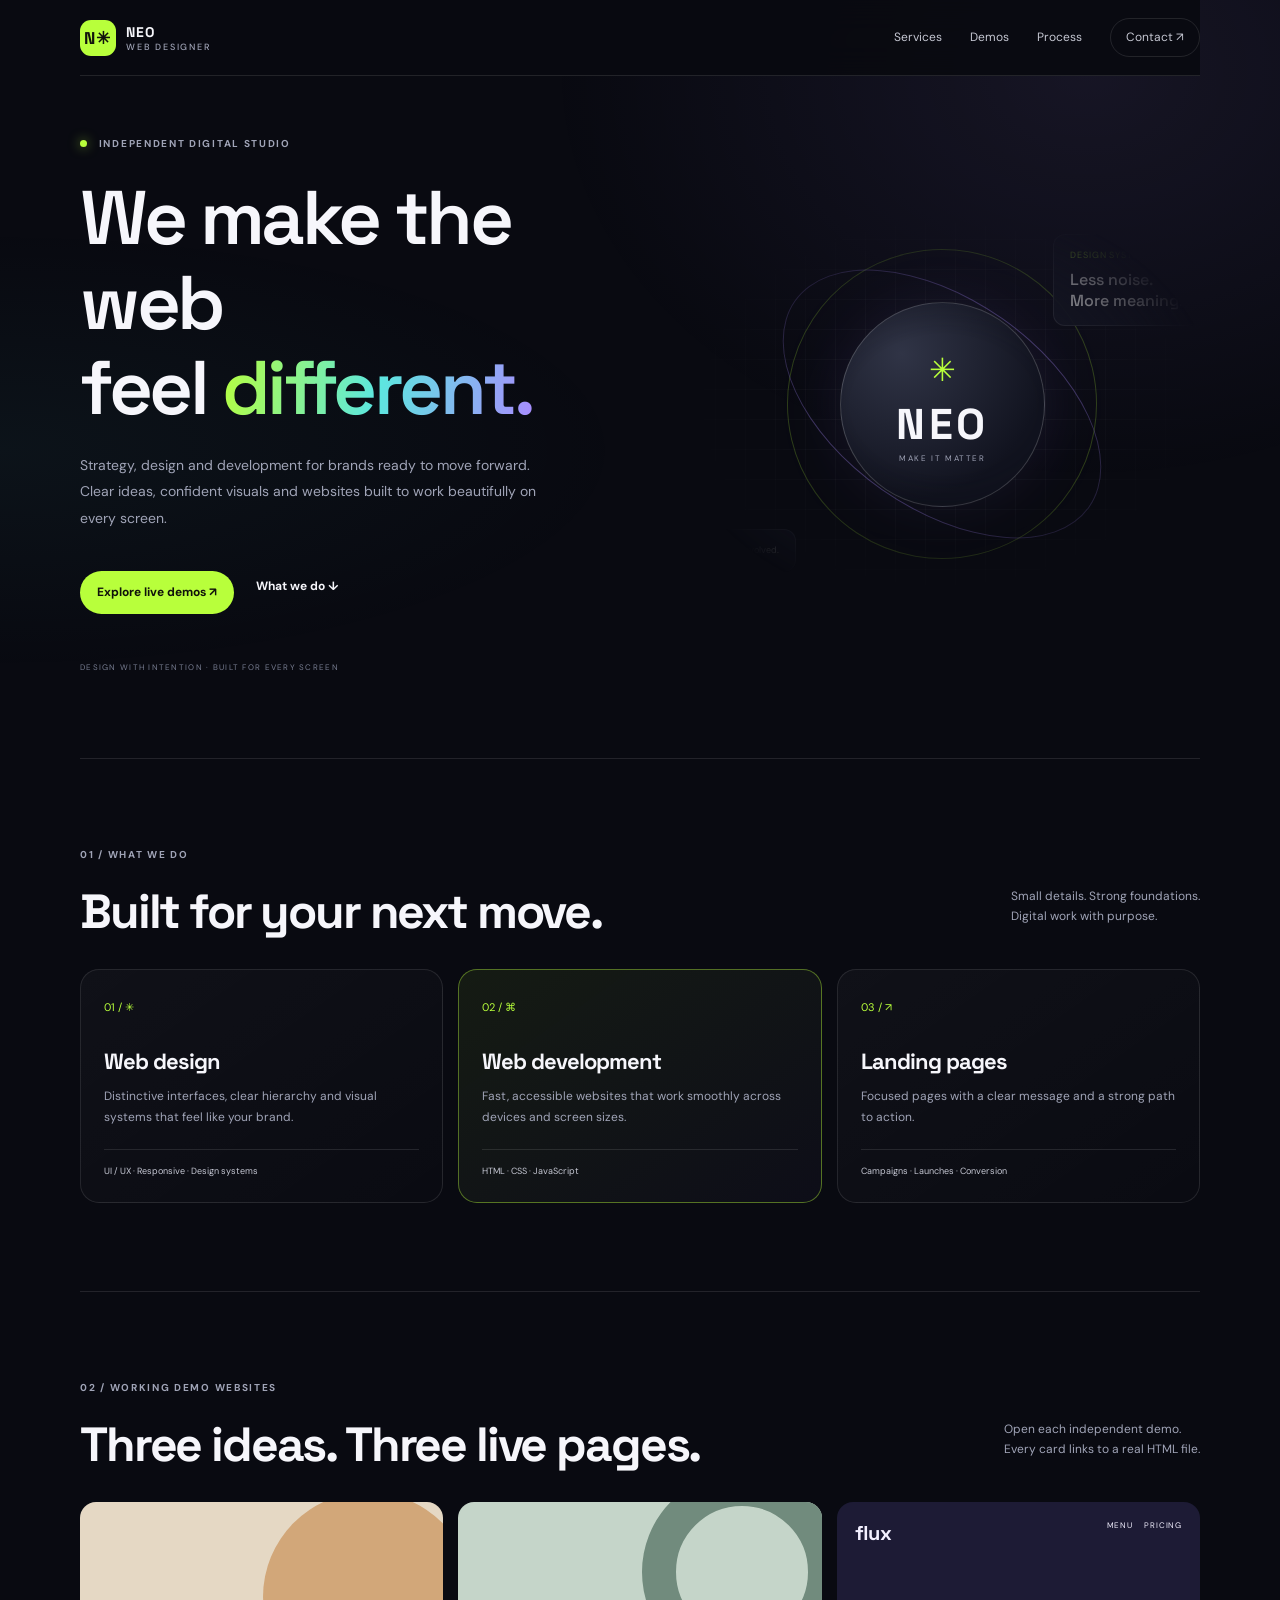
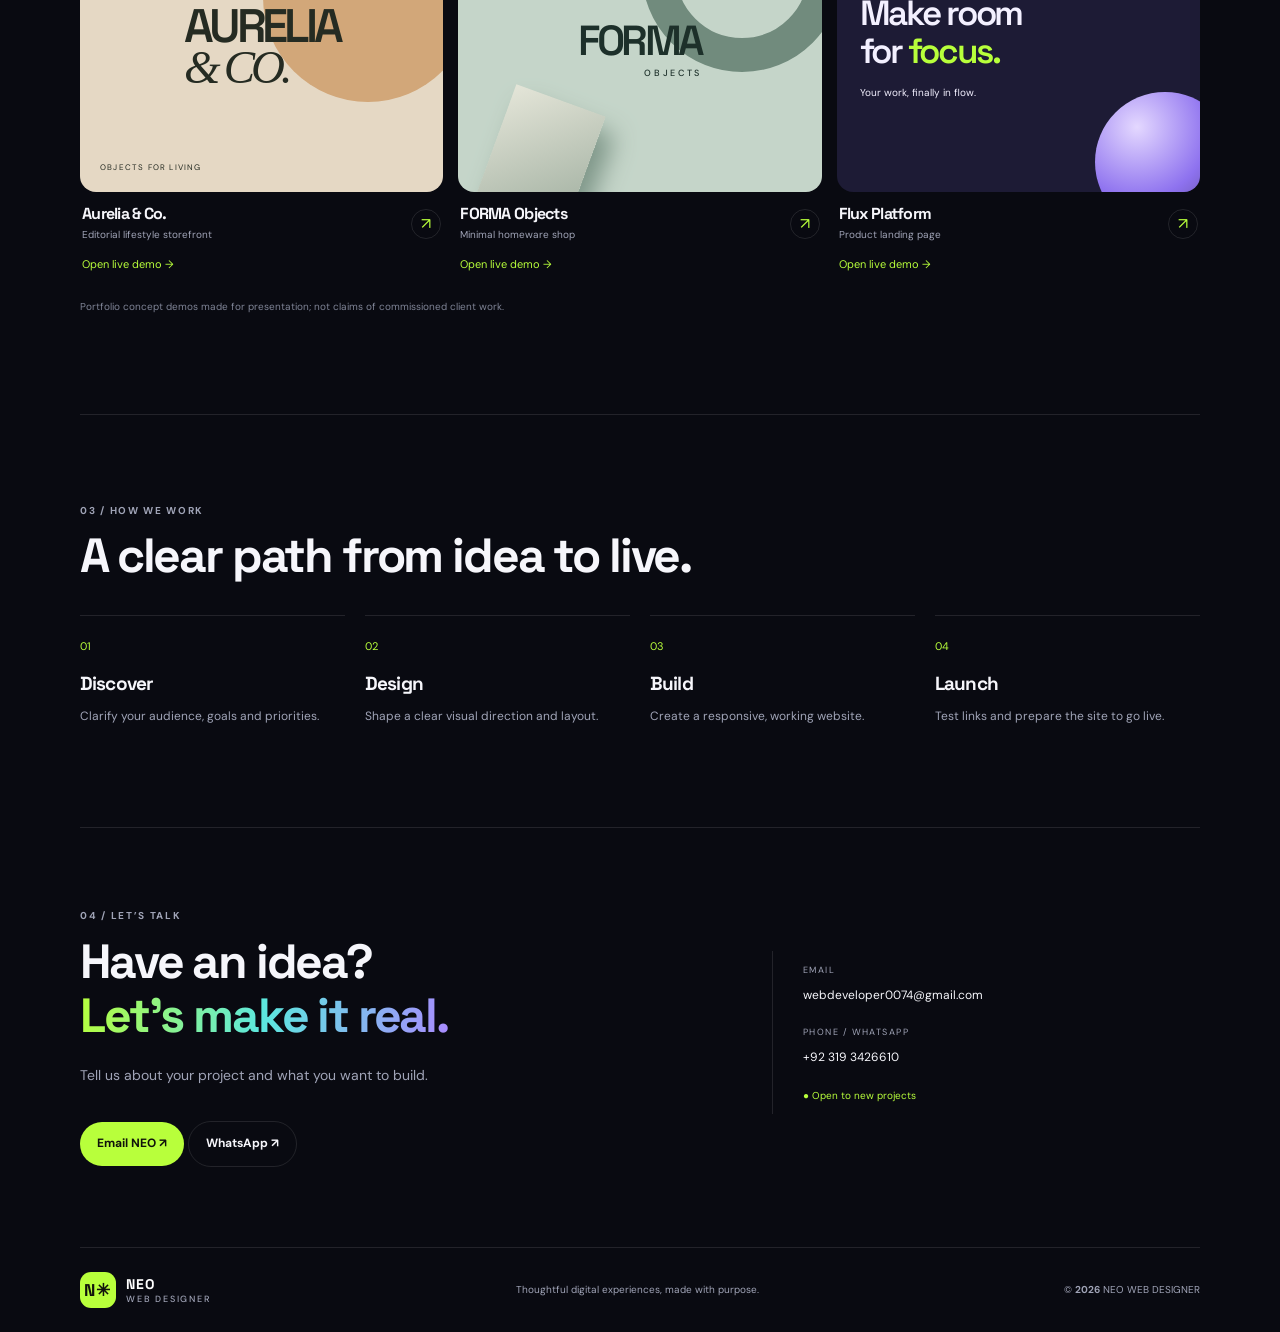
<file: index.html>
<!doctype html>
<html lang="en"><head><meta charset="utf-8"><meta name="viewport" content="width=device-width,initial-scale=1"><meta name="theme-color" content="#0a0b12"><title>NEO WEB DESIGNER — Digital Studio</title><meta name="description" content="NEO WEB DESIGNER creates modern websites, landing pages and digital experiences."><link rel="stylesheet" href="style.css"></head>
<body><header class="header"><a class="brand" href="index.html"><span class="mark">N✳</span><span>NEO <small>WEB DESIGNER</small></span></a><button class="menu" id="menu" aria-label="Open menu">☰</button><nav id="nav"><a href="#services">Services</a><a href="#work">Demos</a><a href="#process">Process</a><a class="navbtn" href="#contact">Contact ↗</a></nav></header>
<main><section class="hero wrap" id="home"><div class="hero-copy"><p class="eyebrow"><i></i> INDEPENDENT DIGITAL STUDIO</p><h1>We make the web<br>feel <span class="gradient">different.</span></h1><p class="lede">Strategy, design and development for brands ready to move forward. Clear ideas, confident visuals and websites built to work beautifully on every screen.</p><div class="actions"><a class="btn primary" href="#work">Explore live demos ↗</a><a class="textlink" href="#services">What we do ↓</a></div><p class="micro">DESIGN WITH INTENTION · BUILT FOR EVERY SCREEN</p></div><div class="hero-art"><div class="orbit o1"></div><div class="orbit o2"></div><div class="orb-core"><span>✳</span><b>NEO</b><small>MAKE IT MATTER</small></div><div class="float f1">DESIGN SYSTEM<br><b>Less noise.<br>More meaning.</b></div><div class="float f2">↗ &nbsp; Digital, evolved.</div></div></section>
<section class="wrap section" id="services"><p class="kicker">01 / WHAT WE DO</p><div class="sectionhead"><h2>Built for your next move.</h2><p>Small details. Strong foundations.<br>Digital work with purpose.</p></div><div class="cards"><article class="service"><span>01 / ✳</span><h3>Web design</h3><p>Distinctive interfaces, clear hierarchy and visual systems that feel like your brand.</p><div class="tags">UI / UX · Responsive · Design systems</div></article><article class="service featured"><span>02 / ⌘</span><h3>Web development</h3><p>Fast, accessible websites that work smoothly across devices and screen sizes.</p><div class="tags">HTML · CSS · JavaScript</div></article><article class="service"><span>03 / ↗</span><h3>Landing pages</h3><p>Focused pages with a clear message and a strong path to action.</p><div class="tags">Campaigns · Launches · Conversion</div></article></div></section>
<section class="wrap section" id="work"><p class="kicker">02 / WORKING DEMO WEBSITES</p><div class="sectionhead"><h2>Three ideas. Three live pages.</h2><p>Open each independent demo.<br>Every card links to a real HTML file.</p></div><div class="projects">
<article class="project"><a class="preview preview-a" href="demos/aurelia.html" aria-label="Open Aurelia demo"><span class="sun"></span><span class="aurelia">AURELIA<br><i>& CO.</i></span><small>OBJECTS FOR LIVING</small><b class="openhint">OPEN DEMO ↗</b></a><div class="project-meta"><div><h3>Aurelia & Co.</h3><p>Editorial lifestyle storefront</p></div><a class="round" href="demos/aurelia.html" aria-label="Open Aurelia demo">↗</a></div><a class="demo-link" href="demos/aurelia.html">Open live demo →</a></article>
<article class="project"><a class="preview preview-b" href="demos/forma.html" aria-label="Open FORMA demo"><span class="ring"></span><span class="forma">FORMA<small>OBJECTS</small></span><span class="cube"></span><b class="openhint">OPEN DEMO ↗</b></a><div class="project-meta"><div><h3>FORMA Objects</h3><p>Minimal homeware shop</p></div><a class="round" href="demos/forma.html" aria-label="Open FORMA demo">↗</a></div><a class="demo-link" href="demos/forma.html">Open live demo →</a></article>
<article class="project"><a class="preview preview-c" href="demos/flux.html" aria-label="Open Flux demo"><span class="fluxnav">flux <small>MENU　 PRICING</small></span><span class="fluxcopy">Make room<br>for <i>focus.</i><small>Your work, finally in flow.</small></span><span class="fluxshape"></span><b class="openhint">OPEN DEMO ↗</b></a><div class="project-meta"><div><h3>Flux Platform</h3><p>Product landing page</p></div><a class="round" href="demos/flux.html" aria-label="Open Flux demo">↗</a></div><a class="demo-link" href="demos/flux.html">Open live demo →</a></article></div><p class="note">Portfolio concept demos made for presentation; not claims of commissioned client work.</p></section>
<section class="wrap section" id="process"><p class="kicker">03 / HOW WE WORK</p><h2>A clear path from idea to live.</h2><div class="steps"><div><span>01</span><h3>Discover</h3><p>Clarify your audience, goals and priorities.</p></div><div><span>02</span><h3>Design</h3><p>Shape a clear visual direction and layout.</p></div><div><span>03</span><h3>Build</h3><p>Create a responsive, working website.</p></div><div><span>04</span><h3>Launch</h3><p>Test links and prepare the site to go live.</p></div></div></section>
<section class="wrap contact" id="contact"><div><p class="kicker">04 / LET’S TALK</p><h2>Have an idea?<br><span class="gradient">Let’s make it real.</span></h2><p class="lede">Tell us about your project and what you want to build.</p><a class="btn primary" href="mailto:webdeveloper0074@gmail.com?subject=Website%20Project%20Inquiry">Email NEO ↗</a> <a class="btn outline" target="_blank" rel="noopener" href="https://wa.me/923193426610?text=Hi%20NEO%20WEB%20DESIGNER%2C%20I%20want%20to%20discuss%20a%20website.">WhatsApp ↗</a></div><aside><small>EMAIL</small><a href="mailto:webdeveloper0074@gmail.com">webdeveloper0074@gmail.com</a><small>PHONE / WHATSAPP</small><a href="https://wa.me/923193426610" target="_blank" rel="noopener">+92 319 3426610</a><p class="available">● Open to new projects</p></aside></section></main>
<footer class="wrap footer"><a class="brand" href="#home"><span class="mark">N✳</span><span>NEO <small>WEB DESIGNER</small></span></a><span>Thoughtful digital experiences, made with purpose.</span><span>© <b id="year"></b> NEO WEB DESIGNER</span></footer><script src="script.js"></script></body></html>
</file>
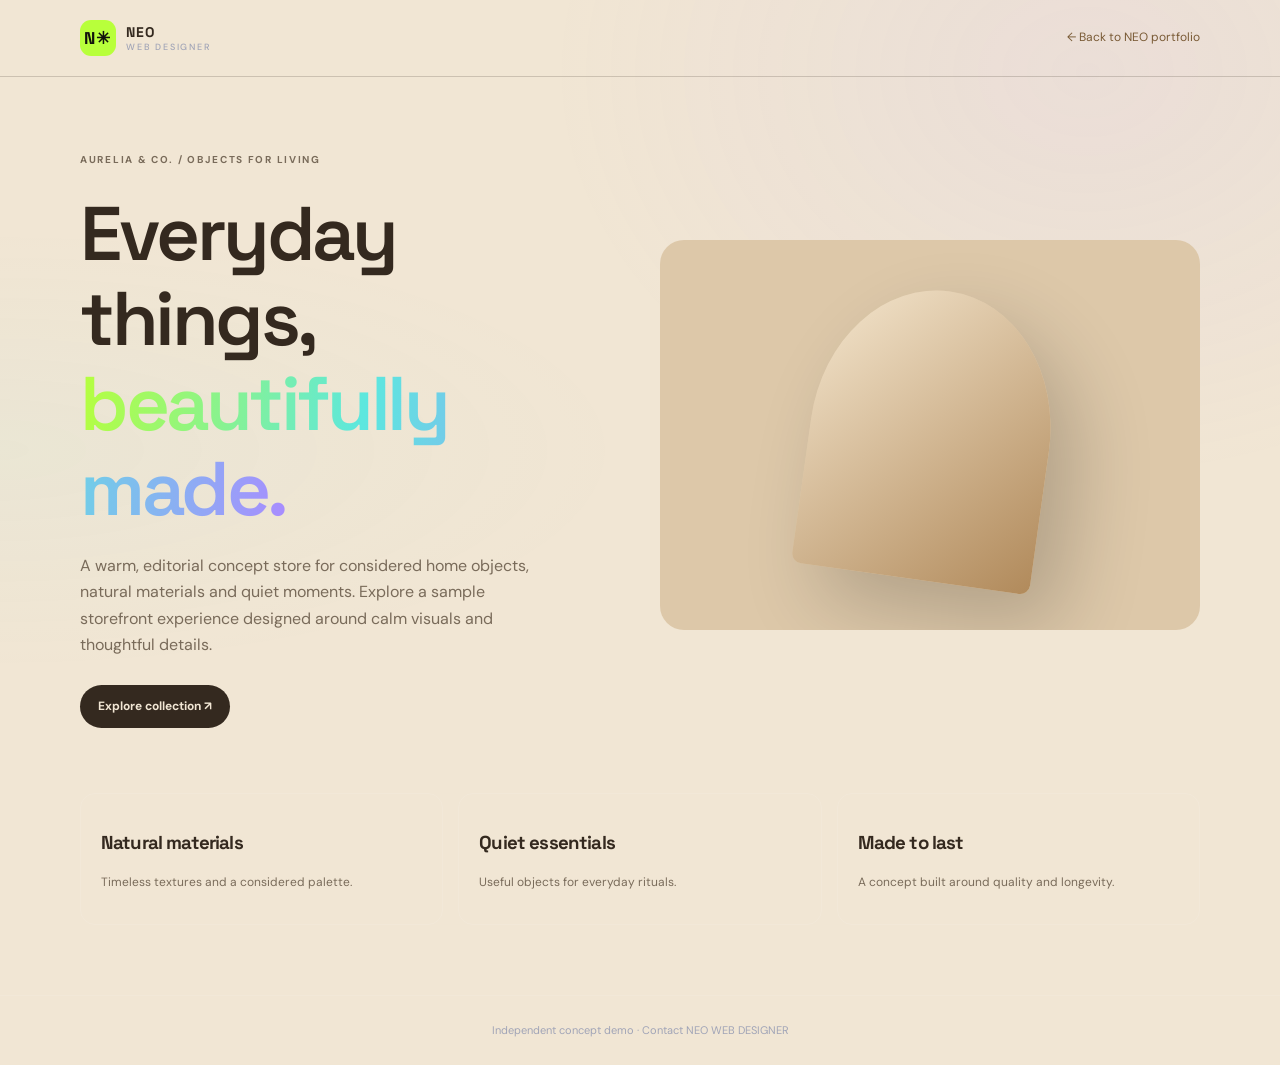
<file: aurelia.html>
<!doctype html><html lang="en"><head><meta charset="utf-8"><meta name="viewport" content="width=device-width,initial-scale=1"><meta name="theme-color" content="#090a11"><title>Aurelia & Co. — NEO Demo</title><link rel="stylesheet" href="../style.css"></head><body class="demo-page aurelia-theme"><header class="demo-header"><a class="brand" href="../index.html"><span class="mark">N✳</span><span>NEO <small>WEB DESIGNER</small></span></a><a class="backlink" href="../index.html#work">← Back to NEO portfolio</a></header><main><section class="demo-hero"><div><p class="kicker">AURELIA & CO. / OBJECTS FOR LIVING</p><h1>Everyday things,<br><span class="gradient">beautifully made.</span></h1><p>A warm, editorial concept store for considered home objects, natural materials and quiet moments. Explore a sample storefront experience designed around calm visuals and thoughtful details.</p><a class="demo-button" href="#collection">Explore collection ↗</a></div><div class="demo-product" aria-label="Aurelia product display product artwork"><div class="product-shape"></div></div></section><section class="demo-features"><article><h3>Natural materials</h3><p>Timeless textures and a considered palette.</p></article><article><h3>Quiet essentials</h3><p>Useful objects for everyday rituals.</p></article><article><h3>Made to last</h3><p>A concept built around quality and longevity.</p></article></section></main><footer class="demo-footer">Independent concept demo · <a href="../index.html#contact">Contact NEO WEB DESIGNER</a></footer></body></html>
</file>
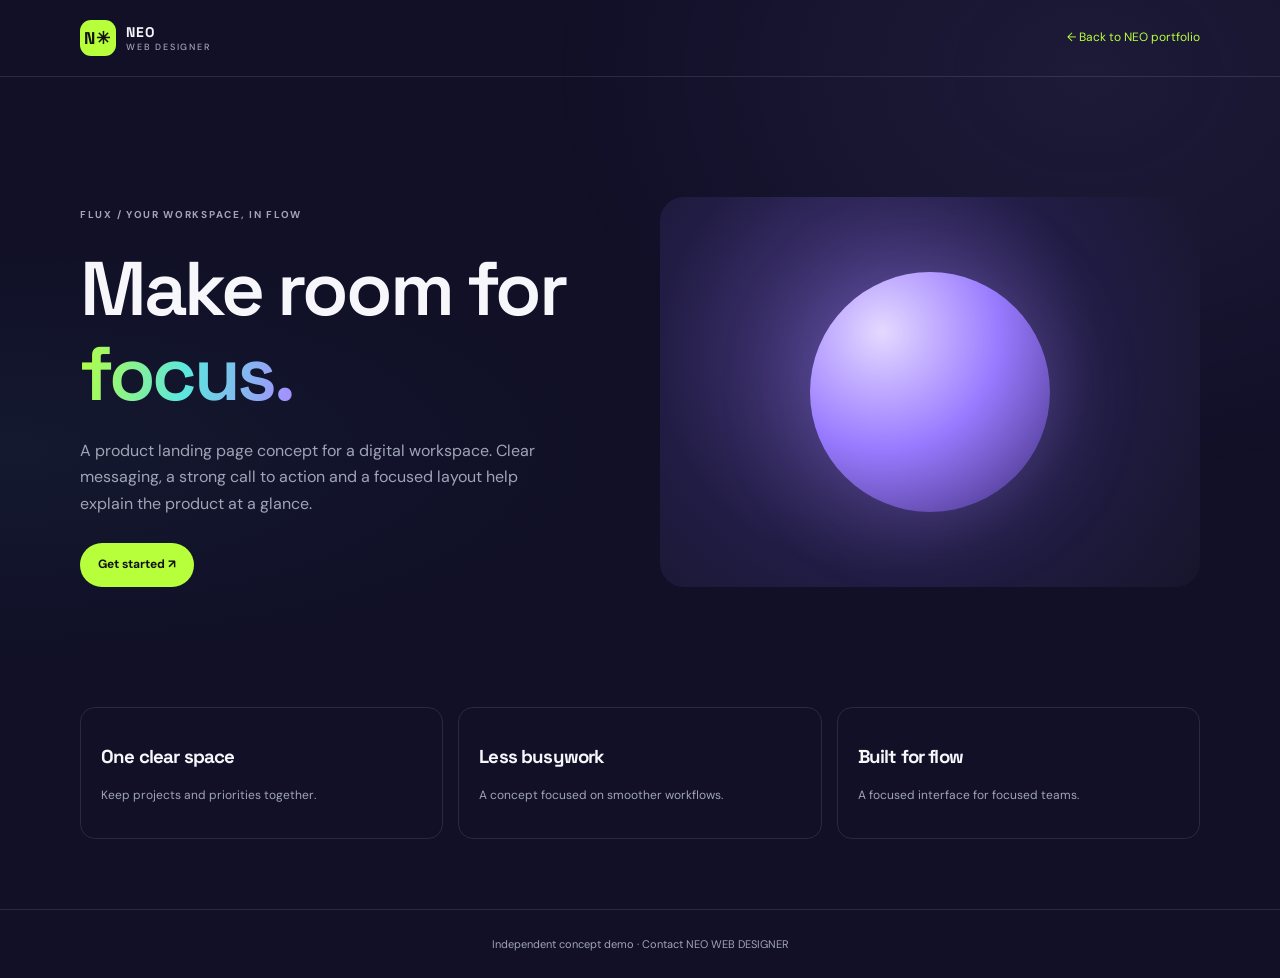
<file: flux.html>
<!doctype html><html lang="en"><head><meta charset="utf-8"><meta name="viewport" content="width=device-width,initial-scale=1"><meta name="theme-color" content="#090a11"><title>Flux Platform — NEO Demo</title><link rel="stylesheet" href="../style.css"></head><body class="demo-page flux-theme"><header class="demo-header"><a class="brand" href="../index.html"><span class="mark">N✳</span><span>NEO <small>WEB DESIGNER</small></span></a><a class="backlink" href="../index.html#work">← Back to NEO portfolio</a></header><main><section class="demo-hero"><div><p class="kicker">FLUX / YOUR WORKSPACE, IN FLOW</p><h1>Make room for<br><span class="gradient">focus.</span></h1><p>A product landing page concept for a digital workspace. Clear messaging, a strong call to action and a focused layout help explain the product at a glance.</p><a class="demo-button" href="#start">Get started ↗</a></div><div class="demo-product" aria-label="Flux glowing orb product artwork"><div class="product-shape"></div></div></section><section class="demo-features"><article><h3>One clear space</h3><p>Keep projects and priorities together.</p></article><article><h3>Less busywork</h3><p>A concept focused on smoother workflows.</p></article><article><h3>Built for flow</h3><p>A focused interface for focused teams.</p></article></section></main><footer class="demo-footer">Independent concept demo · <a href="../index.html#contact">Contact NEO WEB DESIGNER</a></footer></body></html>
</file>
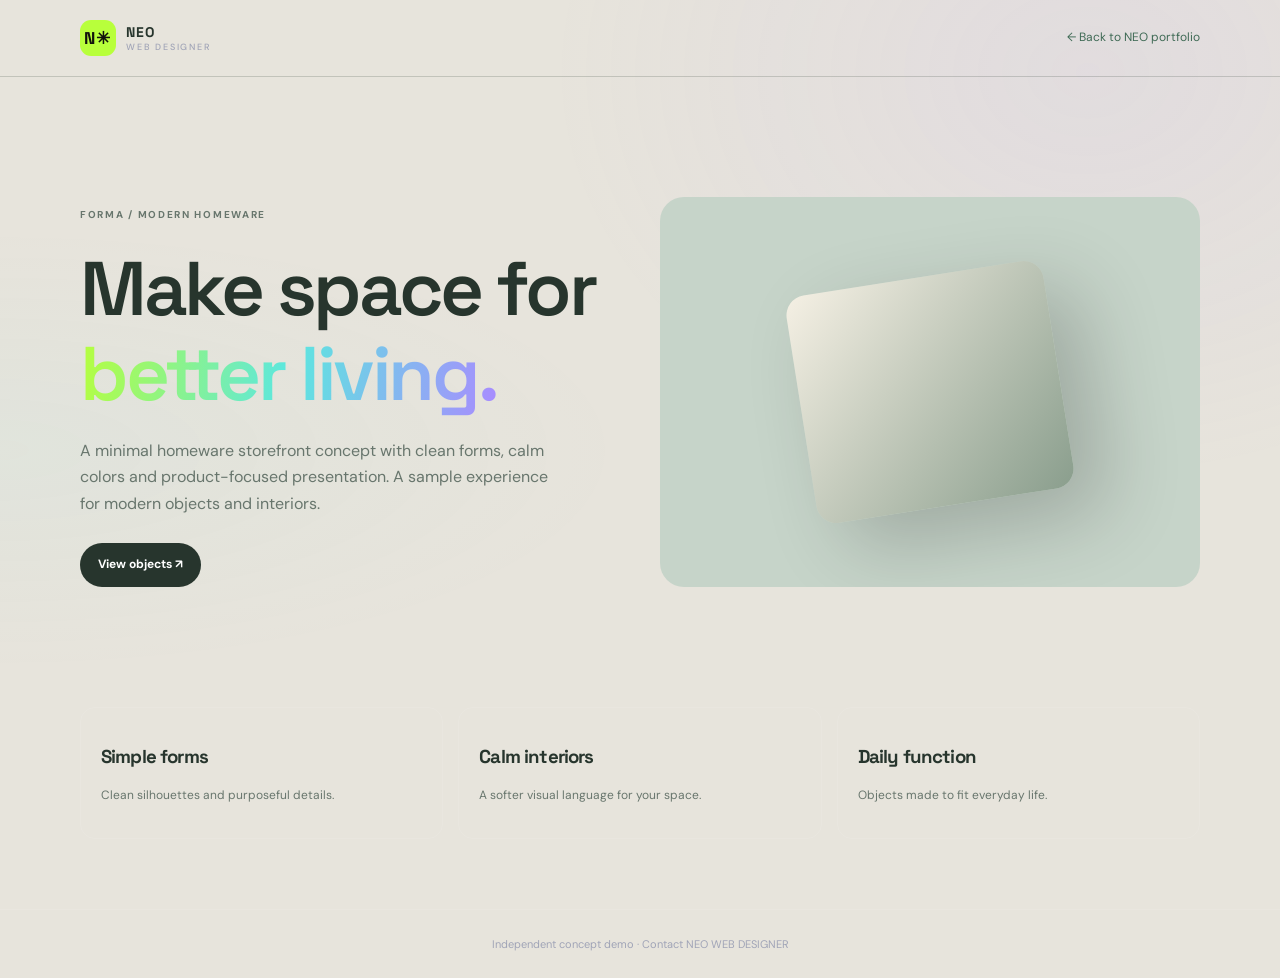
<file: forma.html>
<!doctype html><html lang="en"><head><meta charset="utf-8"><meta name="viewport" content="width=device-width,initial-scale=1"><meta name="theme-color" content="#090a11"><title>FORMA Objects — NEO Demo</title><link rel="stylesheet" href="../style.css"></head><body class="demo-page forma-theme"><header class="demo-header"><a class="brand" href="../index.html"><span class="mark">N✳</span><span>NEO <small>WEB DESIGNER</small></span></a><a class="backlink" href="../index.html#work">← Back to NEO portfolio</a></header><main><section class="demo-hero"><div><p class="kicker">FORMA / MODERN HOMEWARE</p><h1>Make space for<br><span class="gradient">better living.</span></h1><p>A minimal homeware storefront concept with clean forms, calm colors and product-focused presentation. A sample experience for modern objects and interiors.</p><a class="demo-button" href="#objects">View objects ↗</a></div><div class="demo-product" aria-label="FORMA sculptural object product artwork"><div class="product-shape"></div></div></section><section class="demo-features"><article><h3>Simple forms</h3><p>Clean silhouettes and purposeful details.</p></article><article><h3>Calm interiors</h3><p>A softer visual language for your space.</p></article><article><h3>Daily function</h3><p>Objects made to fit everyday life.</p></article></section></main><footer class="demo-footer">Independent concept demo · <a href="../index.html#contact">Contact NEO WEB DESIGNER</a></footer></body></html>
</file>
<file: style.css>
@import url('https://fonts.googleapis.com/css2?family=DM+Sans:wght@400;500;600;700&family=Space+Grotesk:wght@400;500;600;700&display=swap');
:root{--bg:#090a11;--panel:#121421;--text:#f6f6fb;--muted:#a0a4b7;--line:#ffffff1b;--neo:#b8ff3b;--cyan:#5ce7df;--violet:#a98bff}*{box-sizing:border-box}html{scroll-behavior:smooth;scroll-padding-top:90px}body{margin:0;background:var(--bg);color:var(--text);font-family:'DM Sans',sans-serif;line-height:1.65}body:before{content:'';position:fixed;inset:0;z-index:-1;pointer-events:none;background:radial-gradient(ellipse at 85% 8%,#a98bff16,transparent 35%),radial-gradient(ellipse at 0 50%,#5ce7df0b,transparent 35%)}a{color:inherit;text-decoration:none}.wrap{width:min(1120px,calc(100% - 42px));margin:auto}.header{height:76px;width:min(1120px,calc(100% - 42px));margin:auto;display:flex;align-items:center;justify-content:space-between;border-bottom:1px solid var(--line);position:sticky;top:0;z-index:20;background:#090a11eF;backdrop-filter:blur(16px)}.brand{display:flex;align-items:center;gap:10px;font:700 14px 'Space Grotesk';letter-spacing:.08em}.brand small{display:block;color:var(--muted);font:500 9px 'DM Sans';letter-spacing:.2em}.mark{display:grid;place-items:center;width:36px;height:36px;border-radius:11px;background:var(--neo);color:#10120b;font-size:17px}.header nav{display:flex;gap:28px;align-items:center;font-size:12px;color:#c5c7d2}.header nav a:hover,.demo-link:hover{color:var(--neo)}.navbtn{border:1px solid var(--line);border-radius:30px;padding:9px 15px}.menu{display:none;background:none;color:white;border:1px solid var(--line);border-radius:8px;padding:8px}.hero{min-height:600px;display:grid;grid-template-columns:1.05fr .95fr;gap:35px;align-items:center;padding-top:50px;padding-bottom:75px}.eyebrow,.kicker{font-size:10px;letter-spacing:.17em;color:var(--muted);font-weight:700}.eyebrow i{display:inline-block;width:7px;height:7px;background:var(--neo);border-radius:50%;margin-right:8px;box-shadow:0 0 12px #b8ff3b99}h1,h2,h3{font-family:'Space Grotesk';letter-spacing:-.045em;line-height:1.12}h1{font-size:clamp(48px,6vw,76px);font-weight:600;margin:22px 0}.gradient{background:linear-gradient(100deg,var(--neo),var(--cyan),var(--violet));color:transparent;background-clip:text}.lede{max-width:470px;color:var(--muted);font-size:14px;line-height:1.9}.actions{display:flex;gap:22px;align-items:center;margin-top:27px}.btn{display:inline-flex;align-items:center;gap:18px;padding:12px 17px;border-radius:40px;font-size:12px;font-weight:700;margin-top:12px}.primary{background:var(--neo);color:#10120b}.outline{border:1px solid var(--line)}.textlink{font-size:12px;font-weight:700}.micro{font-size:8px;letter-spacing:.16em;color:#777c90;margin-top:47px}.hero-art{height:390px;position:relative;display:grid;place-items:center;background-image:linear-gradient(#ffffff08 1px,transparent 1px),linear-gradient(90deg,#ffffff08 1px,transparent 1px);background-size:30px 30px;mask-image:radial-gradient(ellipse,black 25%,transparent 75%)}.orbit{position:absolute;width:310px;height:310px;border:1px solid #b8ff3b55;border-radius:50%;transform:rotate(-35deg)}.o2{width:360px;height:210px;border-color:#a98bff66;transform:rotate(35deg)}.orb-core{width:205px;height:205px;border:1px solid #ffffff35;border-radius:50%;background:radial-gradient(circle at 30% 25%,#303446,#11131f 70%);display:flex;flex-direction:column;align-items:center;justify-content:center;z-index:1;box-shadow:0 0 70px #a98bff1c}.orb-core span{color:var(--neo);font-size:32px}.orb-core b{font:700 43px 'Space Grotesk';letter-spacing:.08em}.orb-core small{font-size:8px;letter-spacing:.2em;color:var(--muted)}.float{position:absolute;z-index:2;background:#171927ed;border:1px solid var(--line);border-radius:12px;padding:13px 16px;font-size:9px;letter-spacing:.1em;color:var(--neo)}.float b{display:block;color:white;font:500 16px/1.3 'Space Grotesk';letter-spacing:0;margin-top:7px}.f1{right:0;top:25px}.f2{left:0;bottom:27px;color:white;letter-spacing:0}.section{padding:78px 0 88px;border-top:1px solid var(--line)}.sectionhead{display:flex;justify-content:space-between;align-items:end;gap:20px;margin:12px 0 30px}.section h2,.contact h2{font-size:clamp(33px,4vw,48px);margin:0}.sectionhead p{font-size:12px;color:var(--muted)}.cards,.projects{display:grid;grid-template-columns:repeat(3,1fr);gap:15px}.service{border:1px solid var(--line);border-radius:19px;padding:23px;background:linear-gradient(145deg,#ffffff08,#ffffff02)}.service.featured{border-color:#b8ff3b66;background:linear-gradient(145deg,#b8ff3b12,#a98bff08)}.service>span{color:var(--neo);font-size:11px}.service h3{font-size:22px;margin:30px 0 10px}.service p,.steps p{font-size:12px;color:var(--muted);line-height:1.8}.tags{font-size:9px;color:#c6c8d4;border-top:1px solid var(--line);padding-top:14px;margin-top:20px}.project{min-width:0}.preview{height:290px;border-radius:16px;position:relative;overflow:hidden;display:flex;align-items:center;justify-content:center;transition:transform .2s}.preview:hover{transform:translateY(-4px)}.preview-a{background:#e5d8c4;color:#252b22}.sun{position:absolute;width:210px;height:210px;border-radius:50%;background:#d2a779;right:-30px;top:-10px}.aurelia{font:600 47px/.86 'Space Grotesk';letter-spacing:-.09em;z-index:1}.aurelia i{font-family:Georgia,serif;font-weight:400}.preview-a>small{position:absolute;bottom:18px;left:20px;font-size:8px;letter-spacing:.15em}.preview-b{background:#c5d5c9;color:#1d302a}.ring{position:absolute;width:200px;height:200px;border:34px solid #718b7d;border-radius:50%;right:-20px;top:-30px}.forma{font:600 42px 'Space Grotesk';z-index:1;letter-spacing:-.08em}.forma small{display:block;text-align:right;letter-spacing:.3em;font:500 9px 'DM Sans'}.cube{position:absolute;width:95px;height:120px;background:linear-gradient(140deg,#e4e5d8,#9fae9f);bottom:-25px;left:35px;transform:rotate(20deg);box-shadow:15px 15px 25px #7e9688}.preview-c{background:#1d1b35;color:#f3f0ff;justify-content:flex-start}.fluxnav{position:absolute;top:18px;left:18px;right:18px;font:700 20px 'Space Grotesk'}.fluxnav small{float:right;font:8px 'DM Sans';letter-spacing:.1em}.fluxcopy{position:relative;z-index:2;margin-left:23px;font:600 35px/1.08 'Space Grotesk';letter-spacing:-.07em}.fluxcopy i{color:var(--neo);font-style:normal}.fluxcopy small{display:block;font:10px 'DM Sans';letter-spacing:0;margin-top:15px}.fluxshape{position:absolute;width:140px;height:140px;border-radius:50%;right:-35px;bottom:-40px;background:radial-gradient(circle at 30% 25%,#e4d8ff,#8e72ef 50%,#413568)}.openhint{position:absolute;bottom:12px;right:12px;background:#090a11d9;color:var(--neo);padding:6px 9px;border-radius:30px;font-size:8px;letter-spacing:.1em;opacity:0;transition:opacity .2s}.preview:hover .openhint{opacity:1}.project-meta{display:flex;justify-content:space-between;align-items:center;padding:13px 2px 4px}.project-meta h3{font-size:16px;margin:0 0 4px}.project-meta p{font-size:10px;color:var(--muted);margin:0}.round{width:30px;height:30px;border:1px solid var(--line);border-radius:50%;display:grid;place-items:center;color:var(--neo)}.demo-link{display:inline-block;font-size:11px;color:var(--neo);margin:8px 2px}.note{font-size:10px;color:#7f8496;margin-top:18px}.steps{display:grid;grid-template-columns:repeat(4,1fr);gap:20px;margin-top:32px}.steps>div{border-top:1px solid var(--line);padding-top:16px}.steps span{color:var(--neo);font-size:11px}.steps h3{font-size:19px;margin:14px 0 5px}.contact{border-top:1px solid var(--line);padding-top:70px;padding-bottom:80px;display:grid;grid-template-columns:1.2fr .8fr;gap:50px}.contact .lede{margin:20px 0}.contact aside{align-self:center;border-left:1px solid var(--line);padding-left:30px;display:flex;flex-direction:column;gap:8px;overflow-wrap:anywhere}.contact aside small{font-size:9px;color:var(--muted);letter-spacing:.16em;margin-top:12px}.contact aside>a{font-size:12px}.available{font-size:10px;color:var(--neo);margin-top:12px}.footer{border-top:1px solid var(--line);padding:24px 0;display:flex;justify-content:space-between;align-items:center;gap:20px;font-size:10px;color:var(--muted)}.footer .brand{color:white}.demo-page{min-height:100vh}.demo-header{display:flex;justify-content:space-between;align-items:center;padding:20px max(22px,calc((100% - 1120px)/2));border-bottom:1px solid var(--line)}.backlink{font-size:12px;color:var(--neo)}.demo-hero{width:min(1120px,calc(100% - 42px));margin:auto;min-height:70vh;display:grid;grid-template-columns:1fr 1fr;align-items:center;gap:40px;padding:65px 0}.demo-hero h1{font-size:clamp(43px,6vw,76px)}.demo-hero p{color:var(--muted);max-width:470px}.demo-product{min-height:390px;border-radius:24px;display:grid;place-items:center;position:relative;overflow:hidden}.demo-product .product-shape{width:230px;height:280px;border-radius:120px 120px 28px 28px;background:linear-gradient(135deg,#f3e5cf,#ac8a61);box-shadow:30px 30px 80px #0003;transform:rotate(8deg)}.demo-footer{border-top:1px solid var(--line);padding:25px;text-align:center;color:var(--muted);font-size:11px}.demo-button{display:inline-block;padding:12px 18px;border-radius:30px;background:var(--neo);color:#111;font-size:12px;font-weight:700;margin-top:10px}.demo-features{width:min(1120px,calc(100% - 42px));margin:0 auto 70px;display:grid;grid-template-columns:repeat(3,1fr);gap:15px}.demo-features article{border:1px solid var(--line);border-radius:15px;padding:20px}.demo-features p{font-size:12px;color:var(--muted)}.forma-theme{background:#e7e4dc;color:#27352d}.forma-theme .demo-header{border-color:#27352d30}.forma-theme .backlink{color:#3f6a55}.forma-theme .demo-hero p,.forma-theme .demo-features p{color:#68766d}.forma-theme .demo-product{background:#c6d4c9}.forma-theme .demo-product .product-shape{background:linear-gradient(135deg,#f5f0e4,#8a9e8d);border-radius:20px;width:260px;height:230px;transform:rotate(-9deg)}.forma-theme .demo-button{background:#27352d;color:white}.flux-theme{background:#111027}.flux-theme .demo-product{background:radial-gradient(circle at 40% 40%,#51418c,#211c44 55%,#17152b)}.flux-theme .demo-product .product-shape{width:240px;height:240px;border-radius:50%;background:radial-gradient(circle at 30% 25%,#e5d9ff,#987aff 48%,#3c2a75);transform:none;box-shadow:0 0 90px #a98bff44}.aurelia-theme{background:#f1e6d4;color:#34291f}.aurelia-theme .demo-header{border-color:#34291f30}.aurelia-theme .backlink{color:#795a35}.aurelia-theme .demo-hero p,.aurelia-theme .demo-features p{color:#796b5a}.aurelia-theme .demo-product{background:#ddc8a9}.aurelia-theme .demo-product .product-shape{border-radius:50% 50% 10px 10px;background:linear-gradient(135deg,#f5e7cf,#b18a5b);width:240px;height:290px}.aurelia-theme .demo-button{background:#34291f;color:#f1e6d4}
@media(max-width:760px){.header nav{display:none;position:absolute;top:66px;left:0;right:0;padding:16px;background:#121421;border:1px solid var(--line);border-radius:14px;flex-direction:column;align-items:stretch;gap:0}.header nav.open{display:flex}.header nav a{padding:12px}.menu{display:block}.hero{grid-template-columns:1fr;padding-top:55px;gap:5px}.hero-art{height:330px}.section{padding:60px 0}.sectionhead{align-items:flex-start;flex-direction:column;gap:4px}.cards,.projects{grid-template-columns:1fr}.preview{height:320px}.steps{grid-template-columns:1fr 1fr}.contact{grid-template-columns:1fr;gap:22px}.contact aside{border-left:0;border-top:1px solid var(--line);padding:20px 0 0}.footer{flex-wrap:wrap}.demo-hero{grid-template-columns:1fr;padding:45px 0}.demo-product{min-height:300px}.demo-features{grid-template-columns:1fr}.demo-hero h1{font-size:47px}}@media(prefers-reduced-motion:reduce){html{scroll-behavior:auto}*{transition:none!important}}
</file>
